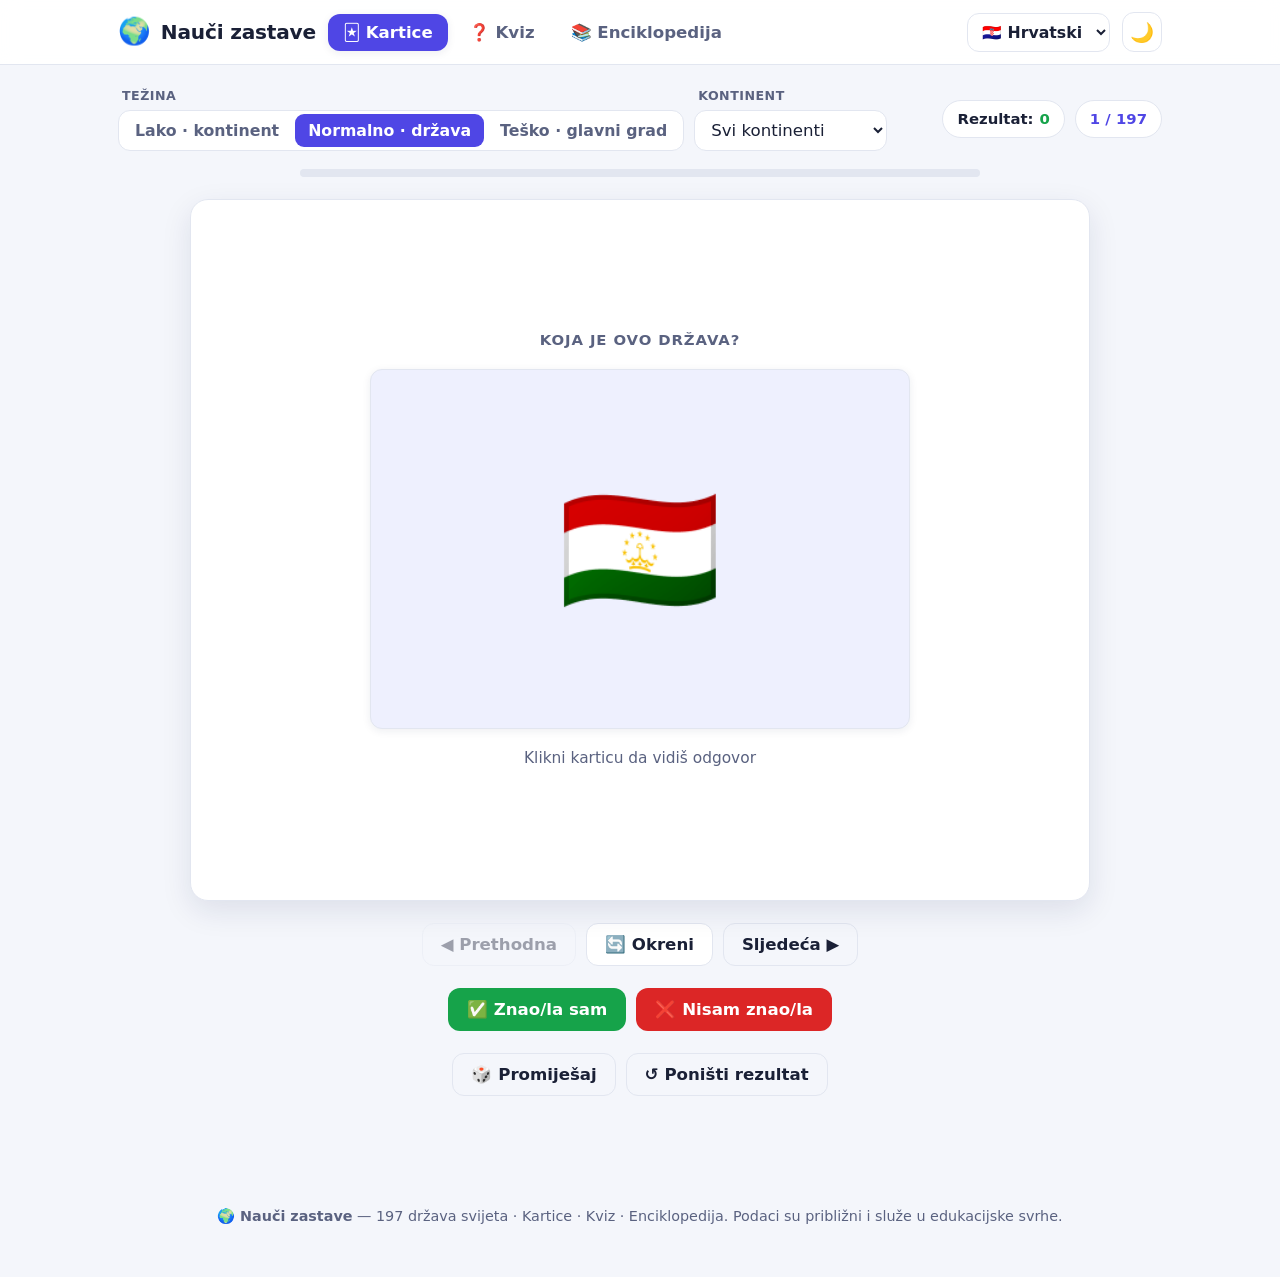
<file: index.html>
<!DOCTYPE html>
<html lang="hr">
<head>
  <meta charset="UTF-8" />
  <meta name="viewport" content="width=device-width, initial-scale=1.0" />
  <title>Nauči zastave — edukacijska igra za učenje zastava svijeta</title>
  <meta name="description" content="Zabavno naučite zastave svih država svijeta: kartice s razinama težine, kviz za 1–6 igrača, enciklopedija, karta lokacije i savjeti za razlikovanje sličnih zastava. Na 5 jezika." />
  <link rel="stylesheet" href="css/styles.css" />
  <link rel="icon" href="data:image/svg+xml,<svg xmlns='http://www.w3.org/2000/svg' viewBox='0 0 100 100'><text y='.9em' font-size='90'>🌍</text></svg>" />

  <!-- PWA: instalacija na početni zaslon + rad offline -->
  <link rel="manifest" href="manifest.webmanifest" />
  <meta name="theme-color" media="(prefers-color-scheme: light)" content="#4f46e5" />
  <meta name="theme-color" media="(prefers-color-scheme: dark)" content="#0f1220" />
  <link rel="apple-touch-icon" href="icons/apple-touch-icon.png" />
  <meta name="apple-mobile-web-app-capable" content="yes" />
  <meta name="mobile-web-app-capable" content="yes" />
  <meta name="apple-mobile-web-app-title" content="Zastave" />
  <meta name="apple-mobile-web-app-status-bar-style" content="default" />
</head>
<body>
  <header class="app-header">
    <div class="inner">
      <div class="brand">
        <span class="globe">🌍</span>
        <span data-i18n="appName">Nauči zastave</span>
      </div>
      <nav class="tabs">
        <button class="tab active" data-view="flash" data-i18n="tabCards">🃏 Kartice</button>
        <button class="tab" data-view="quiz" data-i18n="tabQuiz">❓ Kviz</button>
        <button class="tab" data-view="enc" data-i18n="tabEnc">📚 Enciklopedija</button>
      </nav>
      <span class="spacer"></span>
      <button class="btn install-btn" id="installBtn" hidden data-i18n="install">⬇️ Instaliraj</button>
      <select id="langSelect" class="lang-select" aria-label="Language"></select>
      <button class="icon-btn" id="themeBtn" data-i18n-title="theme" title="Promijeni temu">🌙</button>
    </div>
  </header>

  <main>
    <!-- ============================ KARTICE ============================ -->
    <section class="view active" id="view-flash">
      <div class="controls">
        <div class="control-group">
          <label data-i18n="difficulty">Težina</label>
          <div class="seg" id="diffSeg">
            <button data-diff="easy" data-i18n="diffEasy">Lako · kontinent</button>
            <button data-diff="normal" class="on" data-i18n="diffNormal">Normalno · država</button>
            <button data-diff="hard" data-i18n="diffHard">Teško · glavni grad</button>
          </div>
        </div>
        <div class="control-group">
          <label data-i18n="continent">Kontinent</label>
          <select id="flashContinent"></select>
        </div>
        <div class="stats">
          <span class="pill good"><span data-i18n="score">Rezultat:</span> <span class="n" id="flashScore">0</span></span>
          <span class="pill"><span class="n" id="flashCount">0 / 0</span></span>
        </div>
      </div>

      <div class="flash-wrap">
        <div class="progress"><span id="flashProgress" style="width:0%"></span></div>
        <div class="card" id="flashCard">
          <div class="card-inner">
            <div class="card-face card-front" id="cardFront"></div>
            <div class="card-face card-back" id="cardBack"></div>
          </div>
        </div>
        <div class="flash-actions">
          <button class="btn ghost" id="btnPrev" data-i18n="prevCard">◀️ Prethodna</button>
          <button class="btn" id="btnFlip" data-i18n="flip">🔄 Okreni</button>
          <button class="btn ghost" id="btnNext" data-i18n="nextCard">Sljedeća ▶️</button>
        </div>
        <div class="flash-actions">
          <button class="btn good" id="btnKnew" data-i18n="knew">✅ Znao/la sam</button>
          <button class="btn bad" id="btnDidnt" data-i18n="didnt">❌ Nisam znao/la</button>
        </div>
        <div class="flash-actions">
          <button class="btn ghost" id="btnShuffle" data-i18n="shuffle">🎲 Promiješaj</button>
          <button class="btn ghost" id="btnResetScore" data-i18n="resetScore">↺ Poništi rezultat</button>
        </div>
      </div>
    </section>

    <!-- ============================= KVIZ ============================= -->
    <section class="view" id="view-quiz">
      <div id="quizSetup" class="setup-card">
        <h2 class="setup-title" data-i18n="newGame">🎮 Nova igra</h2>
        <p class="setup-sub" data-i18n="newGameSub">Igraj sam za vježbu ili se natječi s prijateljima — dodajte igrače i redom pogađajte zastave na istom uređaju.</p>

        <div class="setup-row">
          <label data-i18n="players">Broj igrača</label>
          <div class="seg" id="playerCountSeg">
            <button data-n="1" class="on">1</button><button data-n="2">2</button><button data-n="3">3</button>
            <button data-n="4">4</button><button data-n="5">5</button><button data-n="6">6</button>
          </div>
        </div>
        <div class="setup-row">
          <label data-i18n="playerNames">Imena igrača</label>
          <div id="playerNames" class="player-names"></div>
        </div>
        <div class="setup-row">
          <label data-i18n="difficulty">Težina</label>
          <div class="seg" id="quizDiffSeg">
            <button data-diff="easy" data-i18n="diffEasy">Lako · kontinent</button>
            <button data-diff="normal" class="on" data-i18n="diffNormal">Normalno · država</button>
            <button data-diff="hard" data-i18n="diffHard">Teško · glavni grad</button>
          </div>
        </div>
        <div class="setup-row">
          <label data-i18n="continent">Kontinent</label>
          <select id="quizContinent"></select>
        </div>
        <div class="setup-row">
          <label><span data-i18n="rounds">Broj rundi</span> <span class="hint-inline" data-i18n="roundsHint">(pitanja po igraču)</span></label>
          <div class="seg" id="quizRoundsSeg">
            <button data-r="5" class="on">5</button><button data-r="10">10</button>
            <button data-r="15">15</button><button data-r="0" data-i18n="endless">Bez kraja</button>
          </div>
        </div>
        <button class="btn primary big" id="quizStart" data-i18n="startGame">▶️ Započni igru</button>
      </div>

      <div id="quizGame" hidden>
        <div class="scoreboard" id="scoreboard"></div>
        <div class="quiz-wrap">
          <div class="turn-banner" id="turnBanner"></div>
          <div class="quiz-card">
            <div class="quiz-main">
              <div class="quiz-left">
                <div class="quiz-q" id="quizQuestion"></div>
                <div id="quizFlag"></div>
              </div>
              <div class="quiz-right">
                <div class="options" id="quizOptions"></div>
                <button class="btn ghost hint-btn" id="quizHintBtn" data-i18n="hint">💡 Pomoć</button>
                <div class="quiz-hint" id="quizHint"></div>
              </div>
            </div>
            <div class="quiz-feedback" id="quizFeedback"></div>
            <div class="quiz-reveal" id="quizReveal"></div>
          </div>
          <div class="flash-actions">
            <button class="btn primary" id="quizNext" style="visibility:hidden"></button>
            <button class="btn ghost" id="quizEnd" data-i18n="endGame">🏁 Završi igru</button>
          </div>
        </div>
      </div>
    </section>

    <!-- ========================= ENCIKLOPEDIJA ========================= -->
    <section class="view" id="view-enc">
      <div class="controls">
        <div class="control-group">
          <label data-i18n="search">Pretraga</label>
          <input type="text" id="encSearch" data-i18n-ph="searchPlaceholder" placeholder="🔍 Ime države ili glavni grad…" />
        </div>
        <div class="control-group">
          <label data-i18n="continent">Kontinent</label>
          <select id="encContinent"></select>
        </div>
        <div class="stats">
          <span class="pill"><span class="n" id="encCount">0</span> <span data-i18n="countWord">država</span></span>
        </div>
      </div>
      <div class="grid" id="encGrid"></div>
    </section>
  </main>

  <footer>
    🌍 <strong data-i18n="appName">Nauči zastave</strong> — <span id="totalCountries">0</span>
    <span data-i18n="footerCountries">država svijeta</span> · <span data-i18n="footerModes">Kartice · Kviz · Enciklopedija.</span>
    <span data-i18n="footerNote">Podaci su približni i služe u edukacijske svrhe.</span>
  </footer>

  <div class="ios-install-hint" id="iosInstallHint" hidden>
    <span class="ios-hint-icon">📲</span>
    <span data-i18n="iosInstall">Dodaj na početni zaslon: dodirni Podijeli, pa „Dodaj na početni zaslon".</span>
    <button class="ios-hint-close" id="iosInstallClose" data-i18n-title="close" title="Zatvori">✕</button>
  </div>

  <div class="modal-overlay" id="modalOverlay">
    <div class="modal">
      <button class="icon-btn close-x" id="modalClose" data-i18n-title="close" title="Zatvori">✕</button>
      <div id="modalBody"></div>
    </div>
  </div>

  <script src="js/countries.js"></script>
  <script src="js/coords.js"></script>
  <script src="js/worldmap.js"></script>
  <script src="js/countrypolys.js"></script>
  <script src="js/confusables.js"></script>
  <script src="js/i18n.js"></script>
  <script src="js/i18n-names.js"></script>
  <script src="js/i18n-knownfor.js"></script>
  <script src="js/app.js"></script>
  <!-- Skočni gumb „Osvježi“ kad je objavljena nova verzija. -->
  <script src="js/update-notice.js"></script>
</body>
</html>
</file>
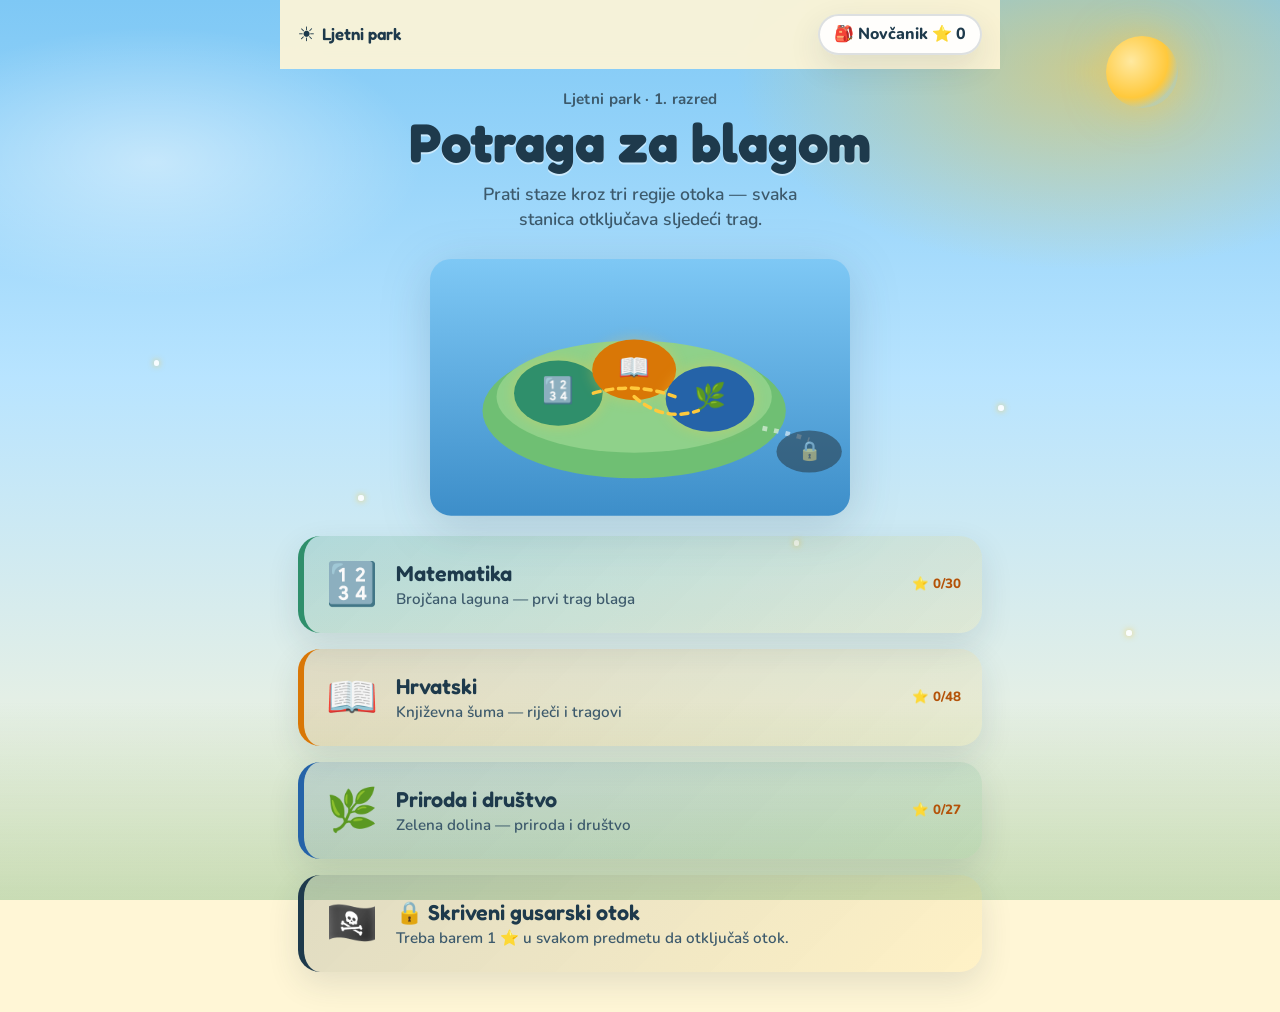
<file: ljeto-1razred/index.html>
<!DOCTYPE html>
<html lang="hr">
<head>
  <meta charset="UTF-8" />
  <meta name="viewport" content="width=device-width, initial-scale=1.0" />
  <title>Ljetni park — ponavljanje 1. razreda</title>
  <meta name="description" content="Zabavno ljetno ponavljanje gradiva prvog razreda: matematika, hrvatski jezik, priroda i društvo." />
  <link rel="preconnect" href="https://fonts.googleapis.com" />
  <link rel="preconnect" href="https://fonts.gstatic.com" crossorigin />
  <!-- Fontovi se učitavaju bez blokiranja prikaza: dok ne stignu (ili ako
       nema mreže), tekst se ispisuje sistemskim fontom iz --font-body.
       Prije je spor pristup Google Fontsu držao ekran praznim po desetak
       sekundi — na tabletu je izgledalo kao da se aplikacija ne otvara. -->
  <link rel="stylesheet" media="print" onload="this.media='all';this.onload=null"
    href="https://fonts.googleapis.com/css2?family=Nunito:wght@600;700;800&family=Fredoka:wght@500;600;700&display=swap" />
  <noscript>
    <link rel="stylesheet"
      href="https://fonts.googleapis.com/css2?family=Nunito:wght@600;700;800&family=Fredoka:wght@500;600;700&display=swap" />
  </noscript>
  <link rel="stylesheet" href="css/styles.css" />
  <link rel="icon" href="data:image/svg+xml,<svg xmlns='http://www.w3.org/2000/svg' viewBox='0 0 100 100'><text y='.9em' font-size='90'>☀️</text></svg>" />

  <!-- PWA: instalacija na početni zaslon tableta -->
  <link rel="manifest" href="manifest.webmanifest" />
  <meta name="theme-color" content="#3d8ec9" />
  <link rel="apple-touch-icon" href="icons/apple-touch-icon.png" />
  <meta name="apple-mobile-web-app-capable" content="yes" />
  <meta name="mobile-web-app-capable" content="yes" />
  <meta name="apple-mobile-web-app-title" content="Ljetni park" />
  <meta name="apple-mobile-web-app-status-bar-style" content="default" />
</head>
<body>
  <div class="sky" aria-hidden="true">
    <div class="sky-sun"></div>
    <div class="sky-cloud sky-cloud--1"></div>
    <div class="sky-cloud sky-cloud--2"></div>
    <div class="sky-cloud sky-cloud--3"></div>
    <div class="sky-sparks">
      <span class="sky-spark"></span>
      <span class="sky-spark"></span>
      <span class="sky-spark"></span>
      <span class="sky-spark"></span>
      <span class="sky-spark"></span>
      <span class="sky-spark"></span>
    </div>
    <div class="sky-ground"></div>
  </div>

  <header class="topbar">
    <button type="button" class="back-btn hidden" id="btnBack" aria-label="Natrag">←</button>
    <div class="brand-mini" id="brandMini">
      <span class="brand-sun">☀️</span>
      <span>Ljetni park</span>
    </div>
    <button type="button" class="stars-total" id="starsTotal"
      title="Novčanik — otvori dućan"
      aria-label="Novčanik — otvori dućan">🎒 Novčanik ⭐ 0</button>
  </header>

  <main>
    <!-- HUB -->
    <section class="view active" id="view-hub" data-view="hub">
      <div class="hero">
        <p class="hero-kicker">Ljetni park · 1. razred</p>
        <h1 class="hero-title">Potraga za blagom</h1>
        <p class="hero-sub">Prati staze kroz tri regije otoka — svaka stanica otključava sljedeći trag.</p>
      </div>
      <div class="island-scene gusar-locked" id="islandScene" aria-hidden="true">
        <svg class="island-svg" viewBox="0 0 360 220" xmlns="http://www.w3.org/2000/svg" focusable="false">
          <defs>
            <linearGradient id="seaGrad" x1="0" y1="0" x2="0" y2="1">
              <stop offset="0%" stop-color="#7ec8f5"/>
              <stop offset="100%" stop-color="#3d8ec9"/>
            </linearGradient>
          </defs>
          <rect width="360" height="220" fill="url(#seaGrad)" rx="18"/>
          <!-- main island -->
          <ellipse cx="175" cy="130" rx="130" ry="58" fill="#6fbf73"/>
          <ellipse cx="175" cy="118" rx="118" ry="48" fill="#8fd18a"/>
          <!-- mat zone -->
          <g class="island-zone island-zone--mat">
            <ellipse cx="110" cy="115" rx="38" ry="28" fill="#2f8f6b"/>
            <text x="110" y="120" text-anchor="middle" font-size="22">🔢</text>
          </g>
          <!-- hrv zone -->
          <g class="island-zone island-zone--hrv">
            <ellipse cx="175" cy="95" rx="36" ry="26" fill="#d97706"/>
            <text x="175" y="100" text-anchor="middle" font-size="22">📖</text>
          </g>
          <!-- pid zone -->
          <g class="island-zone island-zone--pid">
            <ellipse cx="240" cy="120" rx="38" ry="28" fill="#2563a8"/>
            <text x="240" y="125" text-anchor="middle" font-size="22">🌿</text>
          </g>
          <!-- paths -->
          <path class="island-path" d="M140 115 Q175 105 210 118" fill="none" stroke="#ffc93c" stroke-width="3" stroke-dasharray="6 5" stroke-linecap="round"/>
          <path class="island-path" d="M175 118 Q200 140 230 130" fill="none" stroke="#ffc93c" stroke-width="3" stroke-dasharray="6 5" stroke-linecap="round"/>
          <!-- bridge / mist to gusar -->
          <path class="island-bridge" d="M285 145 Q310 150 325 155" fill="none" stroke="rgba(255,255,255,0.55)" stroke-width="4" stroke-dasharray="4 6"/>
          <!-- gusar islet -->
          <g class="island-zone island-zone--gus">
            <ellipse cx="325" cy="165" rx="28" ry="18" fill="#1e3a4c"/>
            <text class="gus-flag" x="325" y="168" text-anchor="middle" font-size="18">🏴‍☠️</text>
            <text class="gus-lock" x="325" y="170" text-anchor="middle" font-size="16">🔒</text>
          </g>
        </svg>
      </div>
      <div class="subject-grid" id="subjectGrid"></div>
    </section>

    <!-- SHOP -->
    <section class="view" id="view-shop" data-view="shop">
      <div class="shop-head">
        <h2>Dućan nagrada</h2>
        <p class="shop-blurb">Potroši zvjezdice na stvarne nagrade — roditelj ih obavi.</p>
      </div>
      <div class="shop-grid" id="shopGrid"></div>
      <div class="shop-history">
        <h3>Nedavno iskorišteno</h3>
        <ul id="shopHistory"></ul>
      </div>
    </section>

    <!-- SUBJECT -->
    <section class="view" id="view-subject" data-view="subject">
      <div class="subject-head">
        <span class="subject-icon" id="subjectIcon"></span>
        <div>
          <h2 id="subjectTitle"></h2>
          <p id="subjectBlurb" class="subject-blurb"></p>
        </div>
      </div>
      <div class="game-grid" id="gameGrid"></div>
    </section>

    <!-- GAME INTRO -->
    <section class="view" id="view-intro" data-view="intro">
      <div class="panel intro-panel">
        <span class="intro-emoji" id="introEmoji"></span>
        <h2 id="introTitle"></h2>
        <p class="intro-meta"><span id="introCount"></span> zadataka · do 3 ⭐</p>
        <button type="button" class="btn primary big" id="btnStart">Kreni!</button>
      </div>
    </section>

    <!-- PLAY -->
    <section class="view" id="view-play" data-view="play">
      <div class="play-bar">
        <div class="progress-track"><span id="playProgress"></span></div>
        <div class="play-stats">
          <span id="playCounter">1 / 10</span>
          <span class="play-score">Točno: <strong id="playCorrect">0</strong></span>
        </div>
      </div>
      <div class="panel play-panel" id="playPanel"></div>
      <div class="feedback hidden" id="feedback"></div>
      <div class="play-actions" id="playActions"></div>
    </section>

    <!-- RESULT -->
    <section class="view" id="view-result" data-view="result">
      <div class="panel result-panel">
        <div class="result-stars" id="resultStars"></div>
        <h2 id="resultTitle">Bravo!</h2>
        <p id="resultMsg" class="result-msg"></p>
        <p class="result-score"><span id="resultScore"></span></p>
        <div class="result-actions">
          <button type="button" class="btn primary" id="btnReplay">Igraj ponovno</button>
          <button type="button" class="btn ghost" id="btnToSubject">Natrag na predmet</button>
        </div>
      </div>
    </section>
  </main>

  <script src="js/progress.js"></script>
  <script src="js/engine.js"></script>
  <script src="js/rewards.js"></script>
  <script src="js/content/matematika.js"></script>
  <!-- Mora doći prije hrvatski.js — ondje se te stanice dodaju na stazu. -->
  <script src="js/content/nina-tino-hrvatski.js"></script>
  <script src="js/content/hrvatski.js"></script>
  <script src="js/content/priroda.js"></script>
  <script src="js/content/gusarski.js"></script>
  <script src="js/app.js"></script>
  <!-- Skočni gumb „Osvježi“ kad je objavljena nova verzija (dijeli se s glavnom aplikacijom). -->
  <script src="../js/update-notice.js"></script>
</body>
</html>
</file>
<file: css/styles.css>
:root {
  --bg: #f4f6fb;
  --bg-elev: #ffffff;
  --text: #1a2036;
  --text-soft: #5a6280;
  --border: #e2e6f0;
  --primary: #4f46e5;
  --primary-soft: #eef0fe;
  --accent: #0ea5a4;
  --good: #16a34a;
  --good-soft: #dcfce7;
  --bad: #dc2626;
  --bad-soft: #fee2e2;
  --shadow: 0 10px 30px rgba(24, 33, 77, 0.10);
  --shadow-sm: 0 2px 8px rgba(24, 33, 77, 0.08);
  --radius: 18px;
}
@media (prefers-color-scheme: dark) {
  :root {
    --bg: #0f1220;
    --bg-elev: #191d30;
    --text: #eef1fb;
    --text-soft: #a2abc8;
    --border: #2a3050;
    --primary: #8b8bff;
    --primary-soft: #23264a;
    --accent: #2dd4bf;
    --good: #4ade80;
    --good-soft: #133524;
    --bad: #f87171;
    --bad-soft: #3a1a1e;
    --shadow: 0 10px 30px rgba(0, 0, 0, 0.45);
    --shadow-sm: 0 2px 8px rgba(0, 0, 0, 0.35);
  }
}
:root[data-theme="dark"] {
  --bg: #0f1220; --bg-elev: #191d30; --text: #eef1fb; --text-soft: #a2abc8;
  --border: #2a3050; --primary: #8b8bff; --primary-soft: #23264a; --accent: #2dd4bf;
  --good: #4ade80; --good-soft: #133524; --bad: #f87171; --bad-soft: #3a1a1e;
  --shadow: 0 10px 30px rgba(0,0,0,.45); --shadow-sm: 0 2px 8px rgba(0,0,0,.35);
}
:root[data-theme="light"] {
  --bg: #f4f6fb; --bg-elev: #ffffff; --text: #1a2036; --text-soft: #5a6280;
  --border: #e2e6f0; --primary: #4f46e5; --primary-soft: #eef0fe; --accent: #0ea5a4;
  --good: #16a34a; --good-soft: #dcfce7; --bad: #dc2626; --bad-soft: #fee2e2;
  --shadow: 0 10px 30px rgba(24,33,77,.10); --shadow-sm: 0 2px 8px rgba(24,33,77,.08);
}

* { box-sizing: border-box; }
/* Malo krupnija osnovna veličina — igraju i djeca od 7 g., slova moraju biti čitljiva. */
html { font-size: 17.5px; }
body {
  margin: 0;
  font-family: system-ui, -apple-system, "Segoe UI", Roboto, "Helvetica Neue", Arial, sans-serif;
  background: var(--bg);
  color: var(--text);
  line-height: 1.5;
  -webkit-font-smoothing: antialiased;
}
button { font-family: inherit; cursor: pointer; }
a { color: var(--primary); }

/* ---------- Layout ---------- */
.app-header {
  position: sticky; top: 0; z-index: 20;
  background: color-mix(in srgb, var(--bg-elev) 92%, transparent);
  backdrop-filter: blur(10px);
  border-bottom: 1px solid var(--border);
}
.app-header .inner {
  max-width: 1080px; margin: 0 auto; padding: 12px 18px;
  display: flex; align-items: center; gap: 12px;
}
.brand { display: flex; align-items: center; gap: 10px; font-weight: 800; font-size: 1.15rem; letter-spacing: -.2px; }
.brand .globe { font-size: 1.5rem; }
.spacer { flex: 1; }
.icon-btn {
  border: 1px solid var(--border); background: var(--bg-elev); color: var(--text);
  width: 40px; height: 40px; border-radius: 12px; font-size: 1.1rem; display: grid; place-items: center;
  transition: transform .1s ease, background .15s;
}
.icon-btn:hover { background: var(--primary-soft); }
.icon-btn:active { transform: scale(.94); }

.lang-select {
  min-width: 0; width: auto; padding: 8px 10px; border-radius: 12px; font-weight: 600; font-size: .9rem;
  background: var(--bg-elev); border: 1px solid var(--border); color: var(--text);
}
/* Gumb za instalaciju (PWA) — pojavi se kad preglednik ponudi instalaciju */
.install-btn {
  padding: 8px 14px; font-size: .9rem; border-radius: 12px;
  background: var(--primary); color: #fff; border-color: transparent;
  box-shadow: var(--shadow-sm); white-space: nowrap;
}
.install-btn:hover { box-shadow: var(--shadow); }
.install-btn[hidden] { display: none; }

/* Uputa za instalaciju na iOS-u (Safari nema automatsku ponudu) */
.ios-install-hint {
  position: fixed; left: 12px; right: 12px; bottom: 12px; z-index: 60;
  display: flex; align-items: center; gap: 10px;
  background: var(--bg-elev); border: 1px solid var(--border); border-radius: 14px;
  box-shadow: var(--shadow); padding: 12px 14px; font-size: .92rem; font-weight: 600;
  max-width: 520px; margin: 0 auto;
}
.ios-install-hint[hidden] { display: none; }
.ios-hint-icon { font-size: 1.3rem; }
.ios-hint-close {
  margin-left: auto; border: none; background: transparent; color: var(--text-soft);
  font-size: 1rem; cursor: pointer; padding: 4px 6px; border-radius: 8px; flex: 0 0 auto;
}
.ios-hint-close:hover { background: var(--primary-soft); color: var(--text); }

.tabs { display: flex; gap: 6px; }
.tab {
  border: 1px solid transparent; background: transparent; color: var(--text-soft);
  padding: 8px 14px; border-radius: 12px; font-weight: 600; font-size: .95rem;
}
.tab.active { background: var(--primary); color: #fff; box-shadow: var(--shadow-sm); }
.tab:not(.active):hover { background: var(--primary-soft); color: var(--text); }

main { max-width: 1080px; margin: 0 auto; padding: 22px 18px 80px; }
.view { display: none; }
.view.active { display: block; animation: fade .25s ease; }
@keyframes fade { from { opacity: 0; transform: translateY(6px); } to { opacity: 1; transform: none; } }

/* ---------- Controls bar ---------- */
.controls {
  display: flex; flex-wrap: wrap; gap: 10px; align-items: center;
  margin-bottom: 18px;
}
.control-group { display: flex; flex-direction: column; gap: 4px; }
.control-group label { font-size: .72rem; text-transform: uppercase; letter-spacing: .04em; color: var(--text-soft); font-weight: 700; padding-left: 4px; }
select, input[type="text"] {
  font-family: inherit; font-size: .95rem; color: var(--text);
  background: var(--bg-elev); border: 1px solid var(--border);
  padding: 9px 12px; border-radius: 12px; min-width: 150px;
}
select:focus, input:focus { outline: 2px solid var(--primary); outline-offset: 1px; }

.seg { display: inline-flex; background: var(--bg-elev); border: 1px solid var(--border); border-radius: 12px; padding: 3px; gap: 3px; }
.seg button { border: none; background: transparent; color: var(--text-soft); padding: 7px 13px; border-radius: 9px; font-weight: 600; font-size: .9rem; }
.seg button.on { background: var(--primary); color: #fff; }

.btn {
  border: 1px solid var(--border); background: var(--bg-elev); color: var(--text);
  padding: 11px 18px; border-radius: 12px; font-weight: 700; font-size: .95rem;
  transition: transform .1s, background .15s, box-shadow .15s;
}
.btn:hover { box-shadow: var(--shadow-sm); }
.btn:active { transform: translateY(1px); }
.btn.primary { background: var(--primary); color: #fff; border-color: transparent; }
.btn.good { background: var(--good); color: #fff; border-color: transparent; }
.btn.bad { background: var(--bad); color: #fff; border-color: transparent; }
.btn.ghost { background: transparent; }
.btn:disabled { opacity: .4; cursor: default; box-shadow: none; transform: none; }

/* ---------- Stat pills ---------- */
.stats { display: flex; gap: 10px; flex-wrap: wrap; margin-left: auto; }
.pill { background: var(--bg-elev); border: 1px solid var(--border); border-radius: 999px; padding: 7px 14px; font-size: .85rem; font-weight: 700; display: flex; gap: 6px; align-items: center; }
.pill .n { color: var(--primary); }
.pill.good .n { color: var(--good); }

/* ---------- Flashcard ---------- */
.flash-wrap { display: flex; flex-direction: column; align-items: center; gap: 22px; }
.progress { width: 100%; max-width: 680px; height: 8px; background: var(--border); border-radius: 999px; overflow: hidden; }
.progress > span { display: block; height: 100%; background: linear-gradient(90deg, var(--primary), var(--accent)); transition: width .3s; }

.card {
  width: 100%; max-width: 680px; height: min(78vh, 720px); perspective: 1600px; cursor: pointer;
}
.card-inner { position: relative; width: 100%; height: 100%; transition: transform .55s cubic-bezier(.4,.2,.2,1); transform-style: preserve-3d; }
.card.flipped .card-inner { transform: rotateY(180deg); }
.card-face {
  position: absolute; inset: 0; backface-visibility: hidden; -webkit-backface-visibility: hidden;
  background: var(--bg-elev); border: 1px solid var(--border); border-radius: var(--radius);
  box-shadow: var(--shadow); padding: 28px; display: flex; flex-direction: column;
  align-items: center; justify-content: center; gap: 18px; text-align: center;
}
.card-back { transform: rotateY(180deg); justify-content: flex-start; overflow-y: auto; align-items: stretch; padding: 22px 26px 28px; }
.task-label { font-size: .85rem; text-transform: uppercase; letter-spacing: .06em; color: var(--text-soft); font-weight: 800; }
.flag {
  position: relative;
  width: 420px; max-width: 92%; aspect-ratio: 3/2; border-radius: 12px; overflow: hidden;
  box-shadow: var(--shadow-sm); background: var(--primary-soft); display: grid; place-items: center;
  border: 1px solid var(--border);
}
/* contain (ne cover) — cijela zastava vidljiva, ništa nije odrezano
   (npr. Nepal, Švicarska, Vatikan koje nisu 3:2). */
.flag img {
  position: absolute; inset: 0; width: 100%; height: 100%; object-fit: contain; display: block;
  opacity: 0; transition: opacity .12s ease;
}
.flag img.ready { opacity: 1; }
/* Emoji sakriven dok SVG nije pao — sprječava bljesak ISO koda na Windowsu */
.flag .emoji { font-size: 7.5rem; line-height: 1; opacity: 0; }
.flag.fallback .emoji { opacity: 1; }
.tap-hint { font-size: .88rem; color: var(--text-soft); }

.answer-name { font-size: 1.95rem; font-weight: 800; letter-spacing: -.3px; }
/* Ime države na poleđini kartice je i gumb za čitanje naglas */
button.answer-name.speakable {
  border: none; background: transparent; color: inherit; cursor: pointer;
  display: inline-flex; align-items: center; gap: 10px; flex-wrap: wrap; justify-content: center;
  padding: 4px 6px; border-radius: 12px;
}
button.answer-name.speakable:hover { background: var(--primary-soft); }
.read-aloud {
  font-size: .8rem; font-weight: 700; color: var(--primary);
  background: var(--primary-soft); border: 1px solid var(--border);
  border-radius: 999px; padding: 3px 10px; white-space: nowrap; letter-spacing: 0;
}
.answer-flag { width: 190px; aspect-ratio: 3/2; margin: 0 auto; }
.answer-flag .emoji { font-size: 4rem; }
.facts { display: grid; grid-template-columns: 1fr 1fr; gap: 10px; margin-top: 14px; }
.fact { background: var(--bg); border: 1px solid var(--border); border-radius: 12px; padding: 9px 11px; text-align: left; }
.fact .k { font-size: .68rem; text-transform: uppercase; letter-spacing: .04em; color: var(--text-soft); font-weight: 800; }
.fact .v { font-weight: 700; font-size: .95rem; }
.fact.wide { grid-column: 1 / -1; }
.fact.wide .v { font-weight: 500; font-size: .9rem; line-height: 1.45; }
.chips { display: flex; flex-wrap: wrap; gap: 6px; }

/* mini-karte lokacije */
.fact.map .k { margin-bottom: 8px; }
.map-stack { display: flex; flex-direction: column; gap: 8px; }
.map-caption {
  font-size: 0.75rem;
  font-weight: 600;
  letter-spacing: 0.02em;
  text-transform: uppercase;
  color: var(--muted);
}
.minimap {
  width: 100%;
  height: auto;
  display: block;
  border-radius: 10px;
  border: 1px solid var(--border);
  background: var(--bg-elev);
}
.minimap-zoom { margin-bottom: 2px; }
.map-legend {
  display: flex;
  flex-wrap: wrap;
  gap: 12px 18px;
  margin-top: 4px;
  font-size: 0.85rem;
  font-weight: 600;
  color: var(--text);
}
.map-legend span { display: inline-flex; align-items: center; gap: 6px; }
.map-legend .swatch {
  width: 14px;
  height: 14px;
  border-radius: 3px;
  display: inline-block;
  border: 1px solid rgba(0,0,0,0.2);
}
.map-legend .swatch.ocean { background: #42a5f5; }
.map-legend .swatch.land { background: #a5d6a7; }
.map-legend .swatch.country { background: #e11d48; }
[data-theme="dark"] .map-legend .swatch.ocean { background: #1565c0; }
[data-theme="dark"] .map-legend .swatch.land { background: #81c784; }
[data-theme="dark"] .map-legend .swatch { border-color: rgba(255,255,255,0.25); }

/* kućica sličnosti */
.fact.confuse { display: flex; flex-direction: column; gap: 12px; }
.confuse-item { display: flex; flex-direction: column; gap: 7px; padding: 10px 12px; background: var(--bg-elev); border: 1px solid var(--border); border-radius: 12px; }
.confuse-h { font-size: .78rem; font-weight: 800; letter-spacing: .02em; color: var(--primary); }
.confuse-tip { font-size: .84rem; line-height: 1.45; color: var(--text-soft); font-weight: 500; }
.chip { background: var(--primary-soft); color: var(--text); border: 1px solid var(--border); border-radius: 999px; padding: 3px 10px; font-size: .82rem; font-weight: 600; }
.chip.link { cursor: pointer; }
.chip.link:hover { background: var(--primary); color: #fff; }

.flash-actions { display: flex; gap: 10px; flex-wrap: wrap; justify-content: center; }

/* ---------- Quiz ---------- */
.quiz-wrap { display: flex; flex-direction: column; align-items: center; gap: 20px; }
.quiz-card { width: 100%; max-width: 560px; background: var(--bg-elev); border: 1px solid var(--border); border-radius: var(--radius); box-shadow: var(--shadow); padding: 24px; text-align: center; }
.quiz-main { display: flex; flex-direction: column; }
.quiz-left, .quiz-right { min-width: 0; }
.quiz-q { font-weight: 700; font-size: 1.1rem; color: var(--text-soft); margin-bottom: 14px; }
#quizFlag .flag { width: 300px; max-width: 88%; margin: 0 auto 16px; }
#quizFlag .flag .emoji { font-size: 6rem; }
.quiz-flag-loading { background: var(--bg); min-height: 0; }
.options { display: grid; gap: 10px; margin-top: 18px; }
.option { text-align: left; padding: 15px 18px; border-radius: 12px; border: 1px solid var(--border); background: var(--bg); color: var(--text); font-weight: 700; font-size: 1.1rem; transition: background .12s; }
.option:hover:not(:disabled) { border-color: var(--primary); background: var(--primary-soft); }
.option.correct { background: var(--good-soft); border-color: var(--good); color: var(--text); }
.option.wrong { background: var(--bad-soft); border-color: var(--bad); }
.option:disabled { cursor: default; }

/* Gumb za pomoć (hint) + prikaz natuknice */
.hint-btn { margin-top: 14px; font-size: 1rem; }
.quiz-hint {
  display: none; margin-top: 12px; padding: 11px 14px; border-radius: 12px;
  background: var(--primary-soft); border: 1px dashed var(--primary);
  color: var(--text); font-weight: 700; font-size: 1.02rem;
}
.quiz-hint.show { display: block; animation: fade .2s ease; }
.quiz-hint .hint-tag { font-size: 1.1rem; }

.quiz-feedback { min-height: 24px; font-weight: 700; font-size: 1.1rem; margin-top: 16px; }
.quiz-feedback.ok { color: var(--good); }
.quiz-feedback.no { color: var(--bad); }

/* Prikaz ispravne države + karta nakon odgovora */
.quiz-reveal { display: none; margin-top: 14px; }
.quiz-reveal.show { display: block; animation: fade .25s ease; }
.reveal-lead { font-size: .8rem; text-transform: uppercase; letter-spacing: .05em; color: var(--text-soft); font-weight: 800; margin-bottom: 8px; }
.reveal-name {
  border: 1px solid var(--border); background: var(--bg); color: var(--text); cursor: pointer;
  display: inline-flex; align-items: center; gap: 10px; flex-wrap: wrap; justify-content: center;
  font-size: 1.3rem; font-weight: 800; letter-spacing: -.2px;
  padding: 8px 14px; border-radius: 14px; margin-bottom: 12px;
}
.reveal-name:hover { background: var(--primary-soft); border-color: var(--primary); }
.reveal-map-caption { font-size: .78rem; font-weight: 700; text-transform: uppercase; letter-spacing: .03em; color: var(--text-soft); margin-bottom: 6px; }
.reveal-map { max-width: 460px; margin: 0 auto; }

/* ---------- Quiz setup ---------- */
.setup-card {
  max-width: 560px; margin: 0 auto; background: var(--bg-elev); border: 1px solid var(--border);
  border-radius: var(--radius); box-shadow: var(--shadow); padding: 26px;
}
.setup-title { margin: 0 0 4px; font-size: 1.5rem; letter-spacing: -.4px; }
.setup-sub { margin: 0 0 20px; color: var(--text-soft); font-size: .95rem; }
.setup-row { margin-bottom: 18px; display: flex; flex-direction: column; gap: 8px; }
.setup-row > label { font-size: .74rem; text-transform: uppercase; letter-spacing: .04em; color: var(--text-soft); font-weight: 800; }
.hint-inline { text-transform: none; letter-spacing: 0; font-weight: 600; opacity: .8; }
.setup-row .seg { flex-wrap: wrap; }
.player-names { display: flex; flex-wrap: wrap; gap: 10px; }
.player-name-input { display: flex; align-items: center; gap: 8px; background: var(--bg); border: 1px solid var(--border); border-radius: 12px; padding: 4px 10px; }
.player-name-input input { border: none; background: transparent; min-width: 110px; width: 120px; padding: 6px 0; }
.player-name-input input:focus { outline: none; }
.pdot { width: 12px; height: 12px; border-radius: 50%; display: inline-block; flex: 0 0 auto; }
.solo-note { color: var(--text-soft); font-weight: 600; }
.btn.big { width: 100%; padding: 15px; font-size: 1.05rem; margin-top: 6px; }

/* ---------- Scoreboard / turn ---------- */
.scoreboard { display: flex; flex-wrap: wrap; gap: 8px; align-items: center; margin-bottom: 18px; justify-content: center; }
.score-chip {
  display: inline-flex; align-items: center; gap: 7px; background: var(--bg-elev);
  border: 1px solid var(--border); border-radius: 999px; padding: 7px 14px; font-weight: 700; font-size: .9rem;
  transition: transform .15s, box-shadow .15s;
}
.score-chip b { color: var(--pc); }
.score-chip.active { border-color: var(--pc); box-shadow: 0 0 0 3px color-mix(in srgb, var(--pc) 22%, transparent); transform: translateY(-1px); }
.round-tag { font-size: .8rem; color: var(--text-soft); font-weight: 700; margin-left: 4px; }
.turn-banner { display: flex; align-items: center; gap: 8px; font-size: 1.05rem; font-weight: 600; background: var(--primary-soft); border: 1px solid var(--border); border-radius: 999px; padding: 8px 18px; }

/* ---------- Results ---------- */
.result-head { text-align: center; margin-bottom: 16px; }
.result-head h2 { margin: 0 0 4px; font-size: 1.5rem; }
.result-head .sub { color: var(--text-soft); font-size: .9rem; }
.result-list { display: flex; flex-direction: column; gap: 8px; margin-bottom: 20px; }
.result-row { display: flex; align-items: center; gap: 12px; padding: 12px 16px; background: var(--bg); border: 1px solid var(--border); border-radius: 12px; }
.result-row.win { background: var(--good-soft); border-color: var(--good); }
.result-row .rank { font-size: 1.3rem; width: 34px; text-align: center; }
.result-row .rname { font-weight: 700; flex: 1; }
.result-row .rscore { font-weight: 800; font-size: 1.15rem; color: var(--primary); }
.result-actions { display: flex; gap: 10px; }
.result-actions .btn { flex: 1; }

/* ---------- Encyclopedia ---------- */
.grid { display: grid; grid-template-columns: repeat(auto-fill, minmax(150px, 1fr)); gap: 14px; }
.country-card {
  background: var(--bg-elev); border: 1px solid var(--border); border-radius: 14px; padding: 14px;
  display: flex; flex-direction: column; align-items: center; gap: 9px; text-align: center;
  transition: transform .12s, box-shadow .15s; cursor: pointer;
}
.country-card:hover { transform: translateY(-3px); box-shadow: var(--shadow); border-color: var(--primary); }
.country-card .flag { width: 72px; }
.country-card .flag .emoji { font-size: 2.2rem; }
.country-card .cname { font-weight: 700; font-size: .95rem; line-height: 1.2; }
.country-card .ccont { font-size: .76rem; color: var(--text-soft); }
.empty { text-align: center; color: var(--text-soft); padding: 40px; }

/* ---------- Modal ---------- */
.modal-overlay {
  position: fixed; inset: 0; background: rgba(10,12,25,.55); backdrop-filter: blur(3px);
  display: none; align-items: center; justify-content: center; z-index: 50; padding: 12px;
}
.modal-overlay.open { display: flex; animation: fade .2s; }
.modal {
  background: var(--bg-elev); border: 1px solid var(--border); border-radius: var(--radius);
  box-shadow: var(--shadow); max-width: min(1000px, 96vw); width: 100%;
  max-height: 94vh; overflow-y: auto; padding: 18px 22px 20px;
}
.modal-head { display: flex; align-items: center; gap: 14px; margin-bottom: 6px; }
.modal-head .flag { width: 72px; margin: 0; }
.modal-head h2 { margin: 0; font-size: 1.45rem; letter-spacing: -.4px; }
.modal-head .sub { color: var(--text-soft); font-size: .88rem; font-weight: 600; }
.close-x { position: sticky; top: 0; margin-left: auto; z-index: 2; }

/* Gušći layout u modalu — manje scrollanja */
.modal .facts {
  grid-template-columns: repeat(3, 1fr);
  gap: 8px;
  margin-top: 10px;
}
.modal .fact { padding: 7px 10px; }
.modal .fact .k { font-size: .62rem; }
.modal .fact .v { font-size: .9rem; }
.modal .fact.wide .v { font-size: .85rem; line-height: 1.35; }
.modal .map-stack {
  display: grid;
  grid-template-columns: 1fr 1fr;
  gap: 4px 14px;
  align-items: start;
}
.modal .map-stack > :nth-child(1) { grid-column: 1; grid-row: 1; } /* Svijet */
.modal .map-stack > :nth-child(2) { grid-column: 1; grid-row: 2; }
.modal .map-stack > :nth-child(3) { grid-column: 2; grid-row: 1; } /* Približeno */
.modal .map-stack > :nth-child(4) { grid-column: 2; grid-row: 2; }
.modal .map-stack > :nth-child(5) { grid-column: 1 / -1; grid-row: 3; } /* legenda */
.modal .minimap { max-height: 26vh; width: 100%; }
.modal .map-legend { margin-top: 2px; font-size: .8rem; gap: 10px 14px; }
.modal .fact.confuse { gap: 8px; }
.modal .confuse-item { padding: 8px 10px; }

footer { text-align: center; color: var(--text-soft); font-size: .82rem; padding: 30px 18px 50px; }

@media (max-width: 560px) {
  .brand span.full { display: none; }
  .tabs .tab { padding: 8px 10px; font-size: .85rem; }
  .app-header .inner { flex-wrap: wrap; gap: 8px 10px; }
  .install-btn { padding: 7px 11px; font-size: .82rem; }
  .card { height: min(75vh, 640px); max-width: 100%; }
  .flag { width: 100%; max-width: 94%; }
  .flag .emoji { font-size: 5.5rem; }
  .answer-flag { width: 150px; }
  .answer-flag .emoji { font-size: 3.2rem; }
  .stats { width: 100%; margin-left: 0; }
  .modal .facts { grid-template-columns: 1fr 1fr; }
  .modal .map-stack {
    grid-template-columns: 1fr;
  }
  .modal .map-stack > :nth-child(n) {
    grid-column: 1;
    grid-row: auto;
  }
  .modal .minimap { max-height: none; }
}

/* ---------- Tablet (uspravno): širi, ugodniji stupac ----------
   Fokusiran jedan stupac (zastava gore, odgovori dolje), ali iskoristi širinu. */
@media (min-width: 700px) and (orientation: portrait) {
  .quiz-card { max-width: 640px; padding: 30px 32px; }
  .card { max-width: 720px; }
  .card-front .flag { width: 460px; }
  .grid { grid-template-columns: repeat(auto-fill, minmax(168px, 1fr)); gap: 16px; }
}

/* ---------- Tablet i desktop (položeno / široko): kviz u dva stupca ----------
   Dovoljno je široko za zastavu lijevo i ponuđene odgovore desno — bez praznog
   prostora i bez scrollanja. Uspravni tablet ostaje fokusiran jedan stupac gore. */
@media (min-width: 700px) and (orientation: landscape) {
  .quiz-card { max-width: 860px; padding: 30px 34px; }
  .quiz-main { flex-direction: row; gap: 36px; align-items: center; }
  .quiz-left { flex: 0 0 42%; }
  .quiz-right { flex: 1; text-align: left; }
  .quiz-q { margin-bottom: 12px; }
  #quizFlag .flag { width: 100%; max-width: 340px; margin: 0 auto; }
  .options { margin-top: 0; }
  .hint-btn { margin-top: 14px; }
  .reveal-map { max-width: 560px; margin: 0 auto; }

  /* Kartica i zastava iskoriste širi ekran */
  .card { max-width: 760px; }
  .card-front .flag { width: 480px; }
  .grid { grid-template-columns: repeat(auto-fill, minmax(172px, 1fr)); gap: 16px; }
}

/* ---------- Desktop / veliki ekran: bogatiji prikaz kartice i enciklopedije ---------- */
@media (min-width: 1024px) {
  /* Flashcard: veća kartica i zastava, manje scrollanja na poleđini */
  .card { max-width: 900px; }
  .card-front .flag { width: 540px; }
  .answer-flag { width: 220px; }

  /* Poleđina: činjenice u 3 stupca, karte jedna do druge (kao u modalu) */
  .card-back .facts { grid-template-columns: repeat(3, 1fr); }
  .card-back .fact.wide { grid-column: 1 / -1; }
  .card-back .map-stack {
    display: grid; grid-template-columns: 1fr 1fr; gap: 6px 16px; align-items: start;
  }
  .card-back .map-stack > :nth-child(1) { grid-column: 1; grid-row: 1; }
  .card-back .map-stack > :nth-child(2) { grid-column: 1; grid-row: 2; }
  .card-back .map-stack > :nth-child(3) { grid-column: 2; grid-row: 1; }
  .card-back .map-stack > :nth-child(4) { grid-column: 2; grid-row: 2; }
  .card-back .map-stack > :nth-child(5) { grid-column: 1 / -1; grid-row: 3; }

  /* Kviz: udobniji, širi raspored */
  .quiz-card { max-width: 920px; }
  #quizFlag .flag { max-width: 380px; }
  .option { font-size: 1.12rem; padding: 16px 20px; }

  /* Enciklopedija: veće pločice i zastave */
  .grid { grid-template-columns: repeat(auto-fill, minmax(190px, 1fr)); gap: 18px; }
  .country-card { padding: 16px; }
  .country-card .flag { width: 104px; }
  .country-card .cname { font-size: 1.02rem; }
  .country-card .ccont { font-size: .82rem; }
}

/* ---------- Položeni (landscape) mobitel: jednako pregledno kao uspravno ----------
   Nizak i širok ekran — zastava se skalira po visini, a kviz ide u dva stupca
   (zastava lijevo, ponuđeni odgovori desno) da sve stane bez pretjeranog scrollanja.
   Dolazi NAKON tablet-pravila pa na niskom telefonu preuzima uže, po visini
   skalirane vrijednosti. */
@media (orientation: landscape) and (max-height: 640px) {
  main { padding: 14px 18px 56px; }

  /* Kartica: visina prati ekran, zastava se ograniči po visini pa nije odrezana */
  .card { height: min(90vh, 460px); max-width: 640px; }
  .card-front .flag { width: auto; height: min(56vh, 260px); max-width: 94%; }
  .flag .emoji { font-size: 4.5rem; }
  .card-back { padding: 16px 20px 20px; }

  /* Kviz u dva stupca */
  .quiz-card { max-width: 840px; }
  .quiz-main { flex-direction: row; gap: 24px; align-items: center; text-align: center; }
  .quiz-left { flex: 0 0 40%; }
  .quiz-right { flex: 1; text-align: left; }
  .quiz-q { margin-bottom: 10px; }
  #quizFlag .flag { width: 100%; max-width: 260px; margin: 0 auto; }
  .options { margin-top: 0; }
  .hint-btn { margin-top: 12px; }
  .reveal-map { max-height: 46vh; width: auto; }
}
</file>
<file: ljeto-1razred/css/styles.css>
/* Ljetni park — 1. razred summer review */
:root {
  --sky-top: #7ec8f5;
  --sky-mid: #b8e4ff;
  --sky-bot: #fff6d6;
  --sun: #ffc93c;
  --leaf: #3d9a5f;
  --coral: #e85d4c;
  --berry: #c45c8a;
  --ink: #1e3a4c;
  --ink-soft: #3d5a6c;
  --panel: rgba(255, 255, 255, 0.92);
  --shadow: 0 12px 32px rgba(30, 58, 76, 0.12);
  --radius: 22px;
  --font-display: "Fredoka", system-ui, sans-serif;
  --font-body: "Nunito", system-ui, sans-serif;
  --mat: #2f8f6b;
  --hrv: #d97706;
  --pid: #2563a8;
  --gus: #1e3a4c;
}

*,
*::before,
*::after {
  box-sizing: border-box;
}

html,
body {
  margin: 0;
  min-height: 100%;
}

body {
  font-family: var(--font-body);
  color: var(--ink);
  background: var(--sky-bot);
  min-height: 100dvh;
  position: relative;
  overflow-x: hidden;
}

.sky {
  position: fixed;
  inset: 0;
  z-index: -1;
  background:
    radial-gradient(ellipse 50% 40% at 85% 8%, rgba(255, 201, 60, 0.55), transparent 55%),
    radial-gradient(ellipse 35% 25% at 12% 18%, rgba(255, 255, 255, 0.45), transparent 60%),
    linear-gradient(180deg, var(--sky-top) 0%, var(--sky-mid) 42%, var(--sky-bot) 100%);
}

.sky-sun {
  position: absolute;
  top: 4%;
  right: 8%;
  width: 4.5rem;
  height: 4.5rem;
  border-radius: 50%;
  background: radial-gradient(circle at 35% 35%, #ffe9a0, var(--sun) 55%, rgba(255, 201, 60, 0.2) 70%, transparent 72%);
  box-shadow: 0 0 40px rgba(255, 201, 60, 0.55);
  animation: sun-pulse 4.5s ease-in-out infinite;
  pointer-events: none;
}

.sky-cloud {
  position: absolute;
  background: rgba(255, 255, 255, 0.78);
  border-radius: 999px;
  filter: blur(0.5px);
  opacity: 0.85;
  animation: cloud-drift linear infinite;
  pointer-events: none;
}

.sky-cloud::before,
.sky-cloud::after {
  content: "";
  position: absolute;
  background: inherit;
  border-radius: 50%;
}

.sky-cloud--1 {
  width: 7rem;
  height: 2.2rem;
  top: 10%;
  left: -10%;
  animation-duration: 48s;
}
.sky-cloud--1::before {
  width: 2.8rem;
  height: 2.8rem;
  top: -1.3rem;
  left: 1.2rem;
}
.sky-cloud--1::after {
  width: 2.2rem;
  height: 2.2rem;
  top: -0.9rem;
  left: 3.4rem;
}

.sky-cloud--2 {
  width: 5.5rem;
  height: 1.7rem;
  top: 22%;
  left: -20%;
  animation-duration: 62s;
  animation-delay: -12s;
  opacity: 0.7;
}
.sky-cloud--2::before {
  width: 2.2rem;
  height: 2.2rem;
  top: -1rem;
  left: 0.9rem;
}
.sky-cloud--2::after {
  width: 1.8rem;
  height: 1.8rem;
  top: -0.7rem;
  left: 2.8rem;
}

.sky-cloud--3 {
  width: 6rem;
  height: 1.9rem;
  top: 16%;
  left: -15%;
  animation-duration: 55s;
  animation-delay: -28s;
  opacity: 0.65;
}
.sky-cloud--3::before {
  width: 2.4rem;
  height: 2.4rem;
  top: -1.1rem;
  left: 1rem;
}
.sky-cloud--3::after {
  width: 2rem;
  height: 2rem;
  top: -0.8rem;
  left: 3rem;
}

.sky-sparks {
  position: absolute;
  inset: 0;
  pointer-events: none;
  overflow: hidden;
  will-change: transform;
}

.sky-spark {
  position: absolute;
  width: 0.35rem;
  height: 0.35rem;
  border-radius: 50%;
  background: rgba(255, 255, 255, 0.9);
  box-shadow: 0 0 6px rgba(255, 201, 60, 0.8);
  animation: spark-float 7s ease-in-out infinite;
}

.sky-spark:nth-child(1) { left: 12%; top: 40%; animation-delay: 0s; }
.sky-spark:nth-child(2) { left: 28%; top: 55%; animation-delay: -1.2s; }
.sky-spark:nth-child(3) { left: 48%; top: 35%; animation-delay: -2.4s; }
.sky-spark:nth-child(4) { left: 62%; top: 60%; animation-delay: -3.1s; }
.sky-spark:nth-child(5) { left: 78%; top: 45%; animation-delay: -4s; }
.sky-spark:nth-child(6) { left: 88%; top: 70%; animation-delay: -5.2s; }

.sky-ground {
  position: absolute;
  left: 0;
  right: 0;
  bottom: 0;
  height: 22%;
  background: linear-gradient(180deg, transparent, rgba(61, 154, 95, 0.28));
  pointer-events: none;
  will-change: transform;
}

@keyframes sun-pulse {
  0%, 100% { transform: scale(1); opacity: 0.95; }
  50% { transform: scale(1.08); opacity: 1; }
}

@keyframes cloud-drift {
  from { transform: translateX(0); }
  to { transform: translateX(120vw); }
}

@keyframes spark-float {
  0%, 100% { transform: translateY(0) scale(1); opacity: 0.35; }
  50% { transform: translateY(-18px) scale(1.35); opacity: 0.95; }
}

@media (prefers-reduced-motion: reduce) {
  .sky-sun,
  .sky-cloud,
  .sky-spark {
    animation: none !important;
  }
}

.topbar {
  position: sticky;
  top: 0;
  z-index: 40;
  background: rgba(255, 246, 214, 0.92);
  backdrop-filter: blur(8px);
  display: flex;
  align-items: center;
  gap: 0.75rem;
  padding: 0.85rem 1.1rem;
  max-width: 720px;
  margin: 0 auto;
}

.brand-mini {
  display: flex;
  align-items: center;
  gap: 0.4rem;
  font-family: var(--font-display);
  font-weight: 600;
  font-size: 1.05rem;
  flex: 1;
}

.brand-sun {
  font-size: 1.25rem;
}

.stars-total {
  flex-shrink: 0;
  min-height: 2.6rem;
  font-weight: 800;
  background: var(--panel);
  padding: 0.45rem 0.9rem;
  border-radius: 999px;
  box-shadow: var(--shadow);
  font-size: 1rem;
  border: 2px solid rgba(30, 58, 76, 0.15);
  font-family: inherit;
  color: inherit;
  cursor: pointer;
  line-height: 1.2;
}

.stars-total:active {
  transform: scale(0.96);
}

.back-btn {
  width: 2.6rem;
  height: 2.6rem;
  border: none;
  border-radius: 50%;
  background: var(--panel);
  box-shadow: var(--shadow);
  font-size: 1.25rem;
  cursor: pointer;
  color: var(--ink);
  line-height: 1;
}

.back-btn:active {
  transform: scale(0.96);
}

.hidden {
  display: none !important;
}

main {
  max-width: 720px;
  margin: 0 auto;
  padding: 0 1.1rem 2.5rem;
}

.view {
  display: none;
  animation: fadeIn 0.35s ease;
}

.view.active {
  display: block;
}

@keyframes fadeIn {
  from {
    opacity: 0;
    transform: translateY(8px);
  }
  to {
    opacity: 1;
    transform: none;
  }
}

@keyframes pop {
  0% {
    transform: scale(0.85);
    opacity: 0;
  }
  70% {
    transform: scale(1.05);
  }
  100% {
    transform: scale(1);
    opacity: 1;
  }
}

@keyframes bounceStar {
  0%,
  100% {
    transform: scale(1);
  }
  50% {
    transform: scale(1.2);
  }
}

/* Hub */
.hero {
  text-align: center;
  padding: 1.25rem 0 1.75rem;
}

.hero-kicker {
  margin: 0 0 0.35rem;
  font-weight: 700;
  color: var(--ink-soft);
  font-size: 0.95rem;
  letter-spacing: 0.02em;
}

.hero-title {
  margin: 0;
  font-family: var(--font-display);
  font-size: clamp(2.4rem, 9vw, 3.4rem);
  font-weight: 700;
  line-height: 1.05;
  color: var(--ink);
  text-shadow: 0 2px 0 rgba(255, 255, 255, 0.5);
}

.hero-sub {
  margin: 0.65rem auto 0;
  max-width: 22rem;
  font-size: 1.1rem;
  color: var(--ink-soft);
  font-weight: 600;
  line-height: 1.4;
}

.island-scene {
  margin: 0 auto 1.25rem;
  max-width: 420px;
  pointer-events: none;
  filter: drop-shadow(0 10px 24px rgba(30, 58, 76, 0.18));
  animation: island-reveal 0.7s ease both;
}

.island-svg {
  display: block;
  width: 100%;
  height: auto;
  border-radius: 18px;
}

.island-zone--mat,
.island-zone--hrv,
.island-zone--pid {
  filter: drop-shadow(0 0 6px rgba(255, 201, 60, 0.35));
}

.island-zone--gus .gus-lock { display: none; }
.island-zone--gus .gus-flag { display: inline; }

.island-scene.gusar-locked .island-zone--gus {
  opacity: 0.55;
  filter: grayscale(0.35);
}
.island-scene.gusar-locked .island-zone--gus .gus-lock { display: inline; }
.island-scene.gusar-locked .island-zone--gus .gus-flag { display: none; }

.island-scene:not(.gusar-locked) .island-zone--gus {
  animation: gus-glow 2.4s ease-in-out infinite;
}

@keyframes island-reveal {
  from { opacity: 0; transform: translateY(12px) scale(0.96); }
  to { opacity: 1; transform: none; }
}

@keyframes gus-glow {
  0%, 100% { filter: drop-shadow(0 0 4px rgba(255, 201, 60, 0.25)); }
  50% { filter: drop-shadow(0 0 14px rgba(255, 201, 60, 0.75)); }
}

@media (prefers-reduced-motion: reduce) {
  .island-scene,
  .island-scene:not(.gusar-locked) .island-zone--gus {
    animation: none !important;
  }
}

.subject-grid,
.game-grid {
  display: grid;
  gap: 1rem;
}

.island-map {
  display: flex;
  flex-direction: column;
  gap: 1rem;
}

.map-region {
  display: flex;
  align-items: center;
  gap: 1rem;
  width: 100%;
  text-align: left;
  border: none;
  border-radius: var(--radius);
  padding: 1.25rem 1.35rem;
  background: var(--panel);
  box-shadow: var(--shadow);
  cursor: pointer;
  font-family: inherit;
  color: inherit;
  transition: transform 0.15s ease, box-shadow 0.15s ease;
}

.map-region:hover:not(.locked) {
  transform: translateY(-2px);
  box-shadow: 0 16px 36px rgba(30, 58, 76, 0.16);
}

.map-region:active:not(.locked) {
  transform: scale(0.98);
}

.map-region .icon {
  font-size: 2.6rem;
  width: 3.4rem;
  text-align: center;
  flex-shrink: 0;
}

.map-region h3 {
  margin: 0;
  font-family: var(--font-display);
  font-size: 1.35rem;
  font-weight: 600;
}

.map-region p {
  margin: 0.2rem 0 0;
  color: var(--ink-soft);
  font-size: 0.95rem;
  font-weight: 600;
}

.map-region[data-id="matematika"] {
  background: linear-gradient(135deg, rgba(47, 143, 107, 0.18), rgba(255, 201, 60, 0.12));
  border-left: 6px solid var(--mat);
}

.map-region[data-id="hrvatski"] {
  background: linear-gradient(135deg, rgba(217, 119, 6, 0.16), rgba(255, 201, 60, 0.1));
  border-left: 6px solid var(--hrv);
}

.map-region[data-id="priroda"] {
  background: linear-gradient(135deg, rgba(37, 99, 168, 0.16), rgba(61, 154, 95, 0.12));
  border-left: 6px solid var(--pid);
}

.map-region.gusar {
  background: linear-gradient(135deg, rgba(30, 58, 76, 0.14), rgba(255, 201, 60, 0.1));
  border-left: 6px solid var(--gus);
  grid-column: 1 / -1;
}

.map-region.locked {
  opacity: 0.72;
  cursor: not-allowed;
}

@keyframes region-enter {
  from { opacity: 0; transform: translateY(14px); }
  to { opacity: 1; transform: none; }
}

.map-region.map-region--enter {
  animation: region-enter 0.45s ease both;
}

.map-region.map-region--enter:nth-child(1) { animation-delay: 0.05s; }
.map-region.map-region--enter:nth-child(2) { animation-delay: 0.12s; }
.map-region.map-region--enter:nth-child(3) { animation-delay: 0.19s; }
.map-region.map-region--enter:nth-child(4) { animation-delay: 0.26s; }

@media (prefers-reduced-motion: reduce) {
  .map-region.map-region--enter {
    animation: none !important;
  }
}

.station-trail {
  display: flex;
  flex-direction: column;
  align-items: stretch;
  gap: 0;
}

/* trail-polish */
.station-link {
  width: 4px;
  height: 1.35rem;
  margin: 0 auto;
  background: linear-gradient(180deg, rgba(255, 201, 60, 0.75), rgba(61, 154, 95, 0.65));
  border-radius: 999px;
  box-shadow: 0 0 10px rgba(255, 201, 60, 0.45);
  position: relative;
}

.station-link::after {
  content: "";
  position: absolute;
  left: 50%;
  top: 50%;
  width: 8px;
  height: 8px;
  margin: -4px 0 0 -4px;
  border-radius: 50%;
  background: var(--sun);
  box-shadow: 0 0 8px rgba(255, 201, 60, 0.8);
}

.station-node:not(.locked) {
  box-shadow: var(--shadow), 0 0 0 1px rgba(255, 201, 60, 0.25);
}

.station-node {
  display: flex;
  align-items: center;
  gap: 1rem;
  width: 100%;
  text-align: left;
  border: none;
  border-radius: var(--radius);
  padding: 1.1rem 1.2rem;
  background: var(--panel);
  box-shadow: var(--shadow);
  cursor: pointer;
  font-family: inherit;
  color: inherit;
  transition: transform 0.15s ease, box-shadow 0.15s ease;
}

.station-node:hover:not(.locked) {
  transform: translateY(-2px);
  box-shadow: 0 14px 32px rgba(30, 58, 76, 0.14);
}

.station-node:active:not(.locked) {
  transform: scale(0.98);
}

.station-node .icon {
  font-size: 2.2rem;
  width: 3rem;
  text-align: center;
  flex-shrink: 0;
}

.station-node h3 {
  margin: 0;
  font-family: var(--font-display);
  font-size: 1.25rem;
  font-weight: 600;
}

.station-node.locked {
  opacity: 0.55;
  cursor: not-allowed;
}

.station-node.just-unlocked {
  animation: node-unlock 0.55s ease;
  position: relative;
  overflow: visible;
}

.station-node.just-unlocked::before {
  content: "✨";
  position: absolute;
  right: 0.6rem;
  top: -0.35rem;
  font-size: 1.4rem;
  animation: unlock-burst 0.7s ease both;
  pointer-events: none;
}

@keyframes unlock-burst {
  0% { transform: scale(0.4) translateY(8px); opacity: 0; }
  40% { transform: scale(1.3) translateY(-4px); opacity: 1; }
  100% { transform: scale(1) translateY(-12px); opacity: 0; }
}

@keyframes node-unlock {
  0% { transform: scale(0.92); box-shadow: 0 0 0 0 rgba(255, 201, 60, 0); }
  50% { transform: scale(1.05); box-shadow: 0 0 28px rgba(255, 201, 60, 0.7); }
  100% { transform: scale(1); box-shadow: var(--shadow); }
}

.result-stars.treasure-pop {
  animation: treasure-pop 0.65s ease;
  position: relative;
}

@keyframes treasure-pop {
  0% {
    transform: scale(0.7);
    opacity: 0.4;
  }
  60% {
    transform: scale(1.15);
  }
  100% {
    transform: scale(1);
    opacity: 1;
  }
}

.result-panel.has-star-shower::after {
  content: "⭐ ✦ ⭐ ✦ ⭐";
  position: absolute;
  left: 50%;
  top: 12%;
  transform: translateX(-50%);
  letter-spacing: 0.35em;
  font-size: 1.1rem;
  animation: star-shower 1.1s ease both;
  pointer-events: none;
}

@keyframes star-shower {
  0% { opacity: 0; transform: translate(-50%, -8px) scale(0.7); }
  30% { opacity: 1; }
  100% { opacity: 0; transform: translate(-50%, 28px) scale(1.1); }
}

.hint-btn.hint-shimmer {
  animation: hint-shimmer 0.85s ease;
}

@keyframes hint-shimmer {
  0% { box-shadow: 0 0 0 rgba(255, 201, 60, 0); }
  40% { box-shadow: 0 0 18px rgba(255, 201, 60, 0.65); }
  100% { box-shadow: var(--shadow); }
}

.feedback.info.hint-slide {
  animation: hint-slide 0.4s ease both;
}

@keyframes hint-slide {
  from { opacity: 0; transform: translateY(10px); }
  to { opacity: 1; transform: none; }
}

@media (prefers-reduced-motion: reduce) {
  .station-node.just-unlocked,
  .station-node.just-unlocked::before,
  .result-stars.treasure-pop,
  .result-panel.has-star-shower::after,
  .hint-btn.hint-shimmer,
  .feedback.info.hint-slide {
    animation: none !important;
  }
}

.subject-card,
.game-card {
  display: flex;
  align-items: center;
  gap: 1rem;
  width: 100%;
  text-align: left;
  border: none;
  border-radius: var(--radius);
  padding: 1.15rem 1.25rem;
  background: var(--panel);
  box-shadow: var(--shadow);
  cursor: pointer;
  font-family: inherit;
  color: inherit;
  transition: transform 0.15s ease, box-shadow 0.15s ease;
}

.subject-card:hover,
.game-card:hover {
  transform: translateY(-2px);
  box-shadow: 0 16px 36px rgba(30, 58, 76, 0.16);
}

.subject-card:active,
.game-card:active {
  transform: scale(0.98);
}

.subject-card .icon,
.game-card .icon {
  font-size: 2.4rem;
  width: 3.2rem;
  text-align: center;
  flex-shrink: 0;
}

.subject-card h3,
.game-card h3 {
  margin: 0;
  font-family: var(--font-display);
  font-size: 1.35rem;
  font-weight: 600;
}

.subject-card p,
.game-card p {
  margin: 0.2rem 0 0;
  color: var(--ink-soft);
  font-size: 0.95rem;
  font-weight: 600;
}

.subject-card[data-id="matematika"] {
  border-left: 6px solid var(--mat);
}

.subject-card[data-id="hrvatski"] {
  border-left: 6px solid var(--hrv);
}

.subject-card[data-id="priroda"] {
  border-left: 6px solid var(--pid);
}

.pill-stars {
  margin-left: auto;
  font-weight: 800;
  white-space: nowrap;
  color: #b45309;
}

/* Subject */
.subject-head {
  display: flex;
  align-items: flex-start;
  gap: 0.85rem;
  margin-bottom: 1.25rem;
}

.subject-icon {
  font-size: 2.75rem;
  line-height: 1;
}

.subject-head h2 {
  margin: 0;
  font-family: var(--font-display);
  font-size: 1.85rem;
}

.subject-blurb {
  margin: 0.25rem 0 0;
  color: var(--ink-soft);
  font-weight: 600;
}

/* Panels */
.panel {
  background: var(--panel);
  border-radius: var(--radius);
  box-shadow: var(--shadow);
  padding: 1.5rem 1.35rem;
}

.intro-panel,
.result-panel {
  text-align: center;
  max-width: 420px;
  margin: 1.5rem auto 0;
  animation: pop 0.4s ease;
}

.result-panel {
  position: relative;
}

.intro-emoji {
  font-size: 3.5rem;
  display: block;
  margin-bottom: 0.35rem;
}

.intro-panel h2,
.result-panel h2 {
  margin: 0;
  font-family: var(--font-display);
  font-size: 1.85rem;
}

.result-msg {
  color: var(--ink-soft);
  font-weight: 600;
  line-height: 1.45;
  margin: 0.6rem 0;
}

.intro-meta {
  font-weight: 800;
  margin: 0.8rem 0 1.25rem;
}

.result-stars {
  font-size: 2.4rem;
  letter-spacing: 0.15rem;
  margin-bottom: 0.5rem;
  animation: bounceStar 0.8s ease 0.2s;
}

.result-score {
  font-size: 1.15rem;
  font-weight: 800;
  margin: 0 0 1.25rem;
}

.result-actions {
  display: flex;
  flex-direction: column;
  gap: 0.65rem;
}

/* Buttons */
.btn {
  border: none;
  border-radius: 16px;
  padding: 0.85rem 1.25rem;
  font-family: var(--font-body);
  font-weight: 800;
  font-size: 1.05rem;
  cursor: pointer;
  min-height: 3rem;
}

.btn.big {
  width: 100%;
  font-size: 1.2rem;
  min-height: 3.4rem;
  border-radius: 18px;
}

.btn.primary {
  background: linear-gradient(160deg, #ffb347, #ff8c42);
  color: #fff;
  box-shadow: 0 6px 0 #d96a28;
}

.btn.primary:active {
  transform: translateY(3px);
  box-shadow: 0 3px 0 #d96a28;
}

.btn.ghost {
  background: rgba(30, 58, 76, 0.08);
  color: var(--ink);
}

.btn.choice {
  width: 100%;
  background: #fff;
  border: 3px solid rgba(30, 58, 76, 0.12);
  color: var(--ink);
  text-align: left;
  padding: 0.95rem 1.1rem;
  margin-bottom: 0.55rem;
  box-shadow: 0 3px 0 rgba(30, 58, 76, 0.08);
}

.btn.choice:last-child {
  margin-bottom: 0;
}

.btn.choice:hover:not(:disabled) {
  border-color: var(--sun);
}

.btn.choice.correct {
  border-color: var(--leaf);
  background: #e8f8ee;
}

.btn.choice.wrong {
  border-color: var(--coral);
  background: #fdecea;
}

.btn.choice:disabled {
  cursor: default;
  opacity: 1;
}

.btn.chip {
  display: inline-flex;
  align-items: center;
  justify-content: center;
  min-width: 3rem;
  min-height: 3rem;
  margin: 0.25rem;
  padding: 0.5rem 0.85rem;
  background: #fff;
  border: 3px solid rgba(30, 58, 76, 0.12);
  border-radius: 14px;
  font-size: 1.15rem;
}

.btn.chip.selected {
  border-color: var(--sun);
  background: #fff8e6;
}

.btn.chip.used {
  opacity: 0.35;
  pointer-events: none;
}

/* Play */
.play-bar {
  margin-bottom: 1rem;
}

.progress-track {
  height: 10px;
  background: rgba(255, 255, 255, 0.65);
  border-radius: 999px;
  overflow: hidden;
  box-shadow: inset 0 1px 3px rgba(30, 58, 76, 0.12);
}

.progress-track span {
  display: block;
  height: 100%;
  width: 0%;
  background: linear-gradient(90deg, #ffc93c, #ff8c42);
  border-radius: 999px;
  transition: width 0.25s ease;
}

.play-stats {
  display: flex;
  justify-content: space-between;
  margin-top: 0.45rem;
  font-weight: 800;
  font-size: 0.95rem;
}

.play-panel {
  min-height: 12rem;
}

.q-prompt {
  font-family: var(--font-display);
  font-size: 1.35rem;
  font-weight: 600;
  margin: 0 0 1rem;
  line-height: 1.35;
  white-space: pre-line;
}

.q-visual {
  display: flex;
  flex-wrap: wrap;
  gap: 0.35rem;
  justify-content: center;
  margin: 0 0 1.15rem;
  font-size: 1.75rem;
  line-height: 1.2;
}

.q-visual .token {
  display: inline-flex;
}

.shape-preview {
  display: flex;
  justify-content: center;
  margin: 0 0 1.15rem;
}

.shape-preview svg {
  width: 110px;
  height: 110px;
}

.order-slots {
  display: flex;
  flex-wrap: wrap;
  gap: 0.4rem;
  justify-content: center;
  min-height: 3.4rem;
  margin-bottom: 1rem;
  padding: 0.5rem;
  background: rgba(30, 58, 76, 0.05);
  border-radius: 14px;
}

.order-slot {
  min-width: 2.8rem;
  min-height: 2.8rem;
  display: inline-flex;
  align-items: center;
  justify-content: center;
  padding: 0.35rem 0.65rem;
  background: #fff;
  border: 2px dashed rgba(30, 58, 76, 0.25);
  border-radius: 12px;
  font-weight: 800;
  font-size: 1rem;
  white-space: nowrap;
}

.order-slot.filled {
  border-style: solid;
  border-color: var(--sun);
  background: #fff8e6;
}

.match-grid {
  display: grid;
  grid-template-columns: 1fr 1fr;
  gap: 0.55rem;
}

.match-grid .btn.choice {
  margin: 0;
  text-align: center;
}

.feedback {
  margin-top: 0.85rem;
  padding: 0.85rem 1rem;
  border-radius: 16px;
  font-weight: 700;
  line-height: 1.4;
  animation: pop 0.3s ease;
}

.feedback.ok {
  background: #e8f8ee;
  color: #1b6b3a;
}

.feedback.bad {
  background: #fdecea;
  color: #9b2c2c;
}

.feedback.info {
  background: #fff8e6;
  color: var(--ink-soft);
  border: 1px solid rgba(255, 201, 60, 0.45);
}

.play-actions {
  margin-top: 0.85rem;
  display: flex;
  justify-content: center;
  align-items: center;
  gap: 0.5rem;
  flex-wrap: wrap;
}

.hint-btn {
  font-weight: 800;
}

.hint-btn:disabled {
  opacity: 0.55;
  cursor: not-allowed;
}

/* Shop */
.shop-head {
  margin-bottom: 1.25rem;
}

.shop-head h2 {
  margin: 0;
  font-family: var(--font-display);
  font-size: 1.85rem;
}

.shop-blurb {
  margin: 0.35rem 0 0;
  color: var(--ink-soft);
  font-weight: 600;
}

.shop-grid {
  display: flex;
  flex-direction: column;
  gap: 0.75rem;
}

.shop-card {
  display: flex;
  align-items: center;
  gap: 0.85rem;
  width: 100%;
  text-align: left;
  border: none;
  background: var(--panel);
  border-radius: var(--radius);
  box-shadow: var(--shadow);
  padding: 0.85rem 1rem;
  font-family: inherit;
  color: inherit;
}

.shop-card .icon {
  font-size: 2rem;
  line-height: 1;
  flex-shrink: 0;
}

.shop-card h3 {
  margin: 0;
  font-family: var(--font-display);
  font-size: 1.25rem;
  font-weight: 600;
}

.shop-card .shop-cost {
  margin: 0.15rem 0 0;
  color: #b45309;
  font-weight: 800;
  font-size: 0.95rem;
}

.shop-card .shop-action {
  margin-left: auto;
  flex-shrink: 0;
}

.shop-card .btn {
  min-height: 2.6rem;
  padding: 0.55rem 0.9rem;
  font-size: 0.95rem;
}

.shop-card .btn:disabled {
  opacity: 0.45;
  cursor: not-allowed;
  box-shadow: none;
}

.shop-need {
  margin: 0;
  font-size: 0.85rem;
  font-weight: 700;
  color: var(--ink-soft);
  text-align: right;
  max-width: 7.5rem;
}

.shop-history {
  margin-top: 1.75rem;
  background: var(--panel);
  border-radius: var(--radius);
  box-shadow: var(--shadow);
  padding: 1rem 1.15rem;
}

.shop-history h3 {
  margin: 0 0 0.65rem;
  font-family: var(--font-display);
  font-size: 1.2rem;
}

.shop-history ul {
  list-style: none;
  margin: 0;
  padding: 0;
}

.shop-history li {
  display: flex;
  justify-content: space-between;
  gap: 0.75rem;
  padding: 0.45rem 0;
  border-top: 1px solid rgba(0, 0, 0, 0.06);
  font-weight: 700;
  font-size: 0.95rem;
}

.shop-history li:first-child {
  border-top: none;
}

.shop-history .shop-hist-meta {
  color: var(--ink-soft);
  font-weight: 600;
  white-space: nowrap;
}

.shop-history-empty {
  margin: 0;
  color: var(--ink-soft);
  font-weight: 600;
}

/* Potraga za blagom (izazov) */
.quest-card {
  border-left: 6px solid var(--berry);
  background:
    radial-gradient(circle at 92% 12%, rgba(255, 201, 60, 0.28), transparent 42%),
    var(--panel);
  position: relative;
  overflow: hidden;
}

.quest-card::after {
  content: "✨";
  position: absolute;
  top: 0.4rem;
  right: 0.7rem;
  font-size: 0.9rem;
  opacity: 0.7;
}

.quest-head {
  text-align: center;
  margin: 0.5rem 0 1rem;
}

.quest-head h2 {
  margin: 0;
  font-family: var(--font-display);
  font-size: 1.75rem;
}

.quest-story {
  margin: 0.4rem auto 0;
  max-width: 26rem;
  color: var(--ink-soft);
  font-weight: 600;
  line-height: 1.4;
}

.quest-map {
  display: flex;
  flex-wrap: wrap;
  align-items: center;
  justify-content: center;
  gap: 0.15rem;
  margin-bottom: 1rem;
  padding: 0.6rem 0.4rem;
  background: rgba(255, 255, 255, 0.55);
  border-radius: 999px;
  box-shadow: inset 0 1px 3px rgba(30, 58, 76, 0.12);
}

.quest-stop {
  width: 2.3rem;
  height: 2.3rem;
  display: inline-flex;
  align-items: center;
  justify-content: center;
  border-radius: 50%;
  font-size: 1.2rem;
  background: #fff;
  box-shadow: 0 2px 0 rgba(30, 58, 76, 0.12);
  flex-shrink: 0;
}

.quest-stop.locked {
  opacity: 0.45;
  font-size: 0.9rem;
}

.quest-stop.missed {
  opacity: 0.7;
  font-size: 0.9rem;
  background: #fdecea;
}

.quest-stop.solved {
  background: #e8f8ee;
}

.quest-stop.current {
  background: #fff8e6;
  box-shadow: 0 0 0 3px var(--sun);
  animation: bounceStar 1s ease infinite;
}

.quest-link {
  width: 0.9rem;
  height: 3px;
  border-radius: 999px;
  background: rgba(30, 58, 76, 0.18);
  flex-shrink: 0;
}

.quest-link.passed {
  background: var(--leaf);
}

.quest-station-tag {
  margin: 0 0 0.75rem;
  font-weight: 800;
  font-size: 0.85rem;
  color: var(--berry);
  letter-spacing: 0.01em;
}

.quest-treasure {
  text-align: center;
  animation: pop 0.4s ease;
}

.quest-chest {
  font-size: 3.6rem;
  line-height: 1;
  animation: bounceStar 0.9s ease 0.15s;
}

.quest-treasure h3 {
  margin: 0.35rem 0 0;
  font-family: var(--font-display);
  font-size: 1.6rem;
}

#view-quest .play-actions {
  gap: 0.65rem;
  flex-wrap: wrap;
}

@media (min-width: 560px) {
  .subject-grid {
    grid-template-columns: 1fr;
  }

  .result-actions {
    flex-direction: row;
    justify-content: center;
  }

  .result-actions .btn {
    min-width: 10rem;
  }
}
</file>
